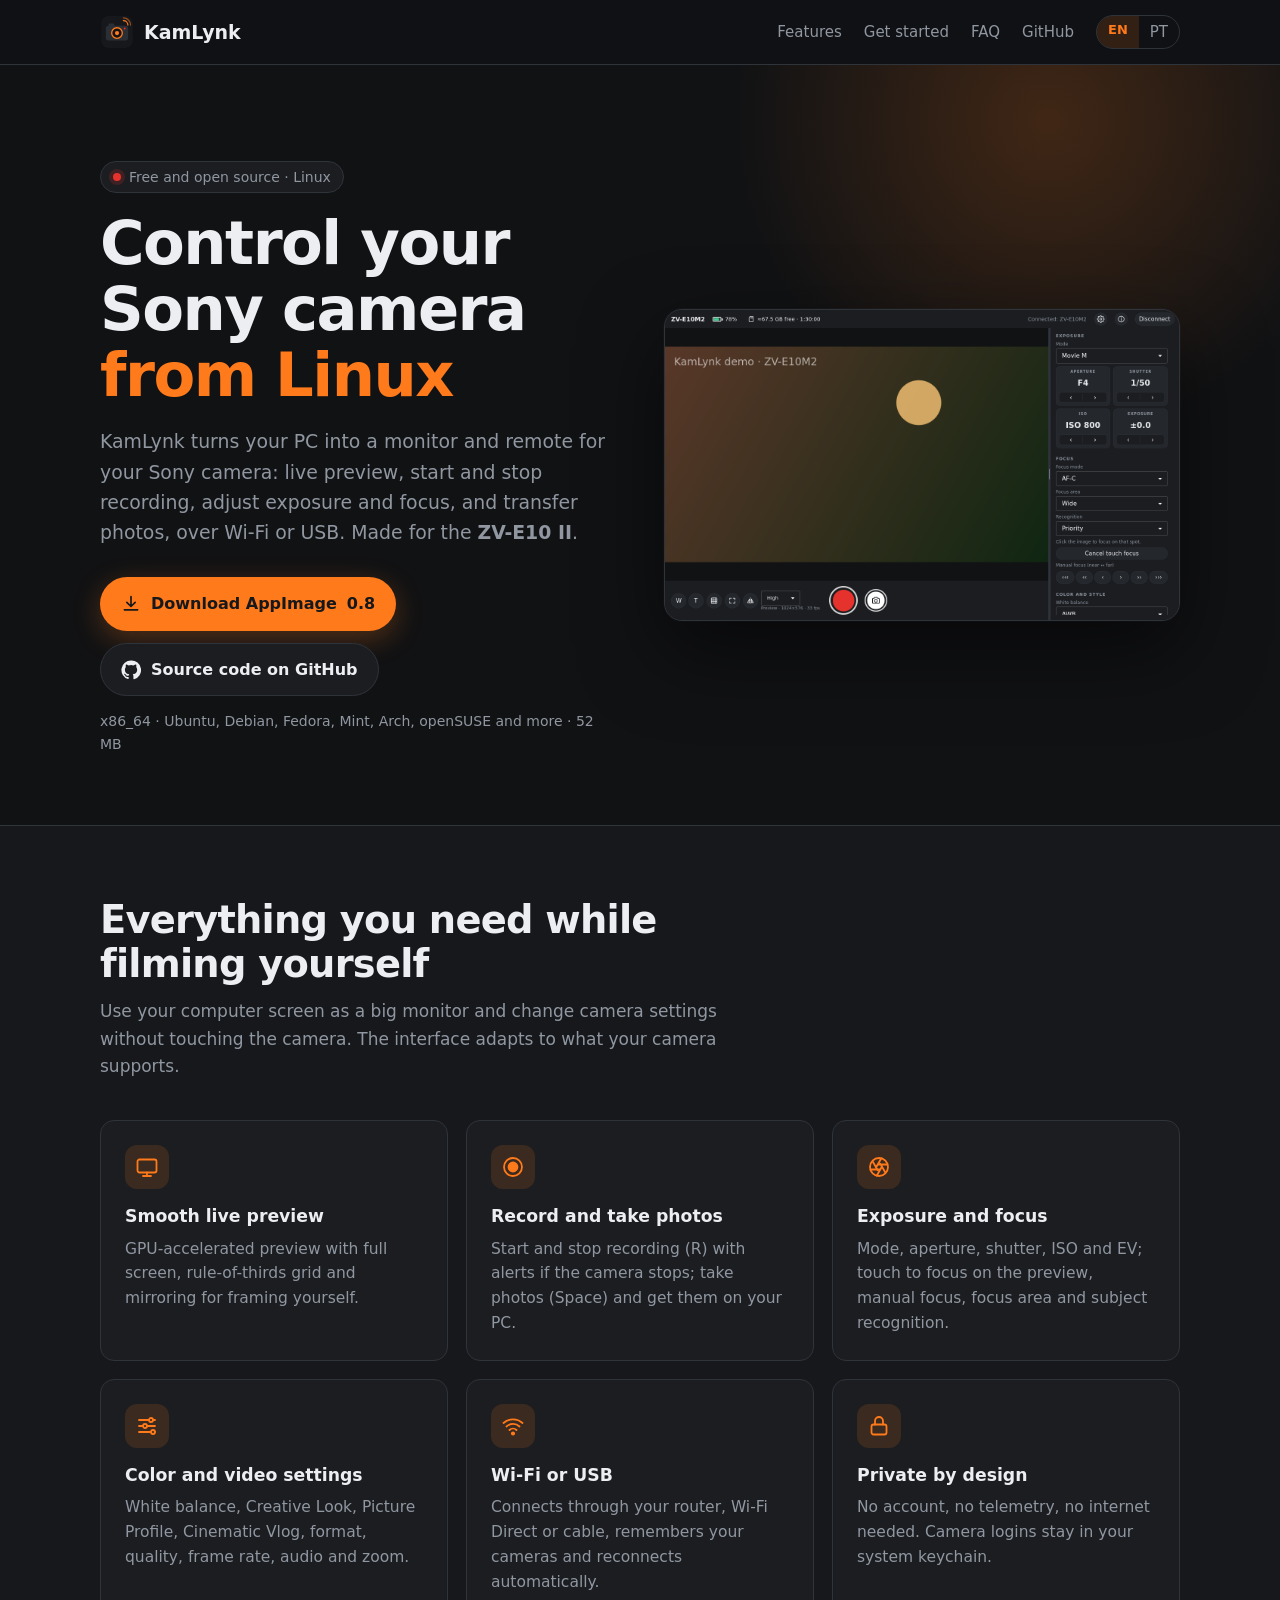
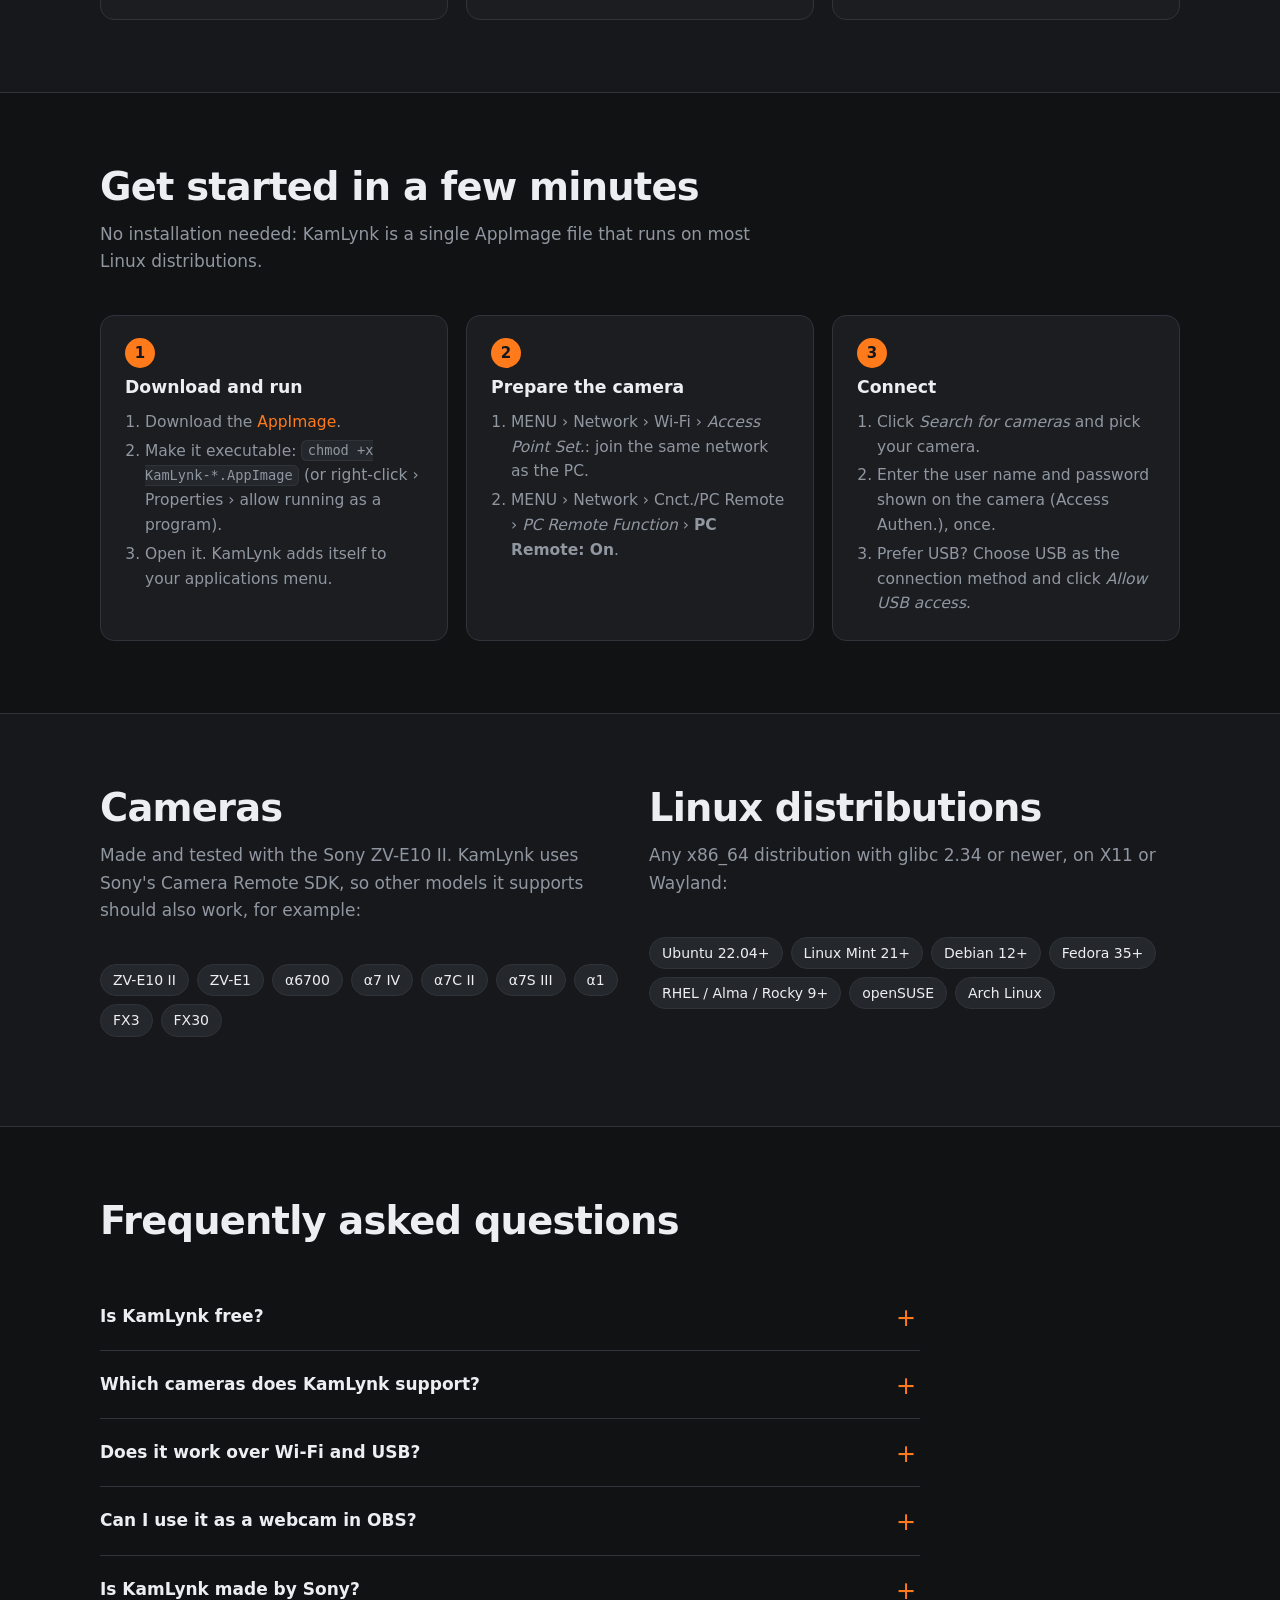
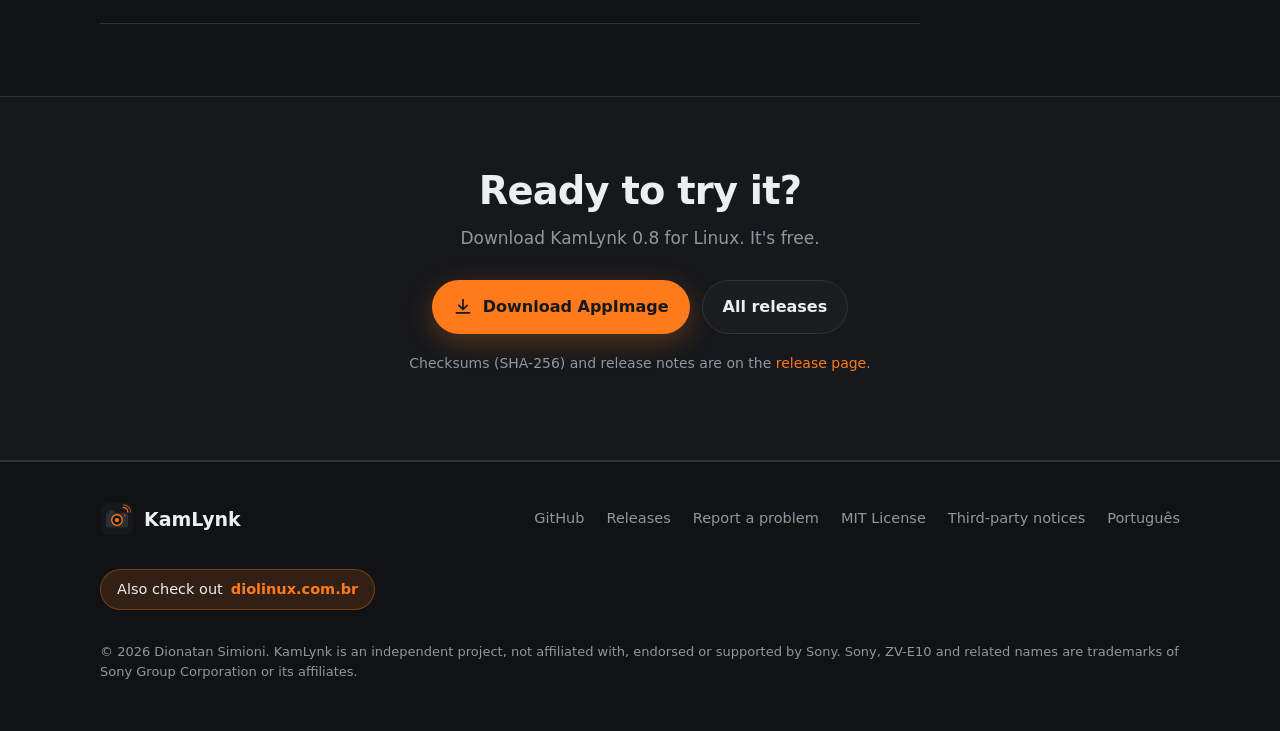
<file: docs/index.html>
<!doctype html>
<html lang="en">
<head>
<meta charset="utf-8">
<meta name="viewport" content="width=device-width, initial-scale=1">
<title>KamLynk: Sony camera remote control for Linux (ZV-E10 II)</title>
<meta name="description" content="Free, open-source app to control Sony cameras from Linux: live preview, recording, exposure, focus and photo transfer over Wi-Fi or USB. Made for the ZV-E10 II.">
<meta name="keywords" content="Sony camera remote Linux, ZV-E10 II Linux, Sony Camera Remote SDK, tethering Linux, camera remote control, vlog, AppImage">
<meta name="author" content="Dionatan Simioni">
<meta name="robots" content="index, follow">
<meta name="theme-color" content="#111214">
<link rel="canonical" href="https://dionatansimioni.github.io/KamLynk/">
<link rel="alternate" hreflang="en" href="https://dionatansimioni.github.io/KamLynk/">
<link rel="alternate" hreflang="pt-BR" href="https://dionatansimioni.github.io/KamLynk/pt/">
<link rel="alternate" hreflang="x-default" href="https://dionatansimioni.github.io/KamLynk/">
<link rel="icon" href="assets/logo.svg" type="image/svg+xml">
<link rel="icon" href="assets/favicon-32.png" sizes="32x32" type="image/png">
<link rel="apple-touch-icon" href="assets/apple-touch-icon.png">
<link rel="stylesheet" href="assets/style.css">

<meta property="og:type" content="website">
<meta property="og:site_name" content="KamLynk">
<meta property="og:title" content="KamLynk: Sony camera remote control for Linux">
<meta property="og:description" content="Live preview, recording, exposure, focus and photo transfer for the Sony ZV-E10 II and other Sony cameras, on Linux. Free and open source.">
<meta property="og:url" content="https://dionatansimioni.github.io/KamLynk/">
<meta property="og:image" content="https://dionatansimioni.github.io/KamLynk/assets/og-image.png">
<meta property="og:image:width" content="1200">
<meta property="og:image:height" content="630">
<meta property="og:image:alt" content="KamLynk app window showing a live camera preview and exposure controls">
<meta property="og:locale" content="en_US">
<meta property="og:locale:alternate" content="pt_BR">
<meta name="twitter:card" content="summary_large_image">
<meta name="twitter:title" content="KamLynk: Sony camera remote control for Linux">
<meta name="twitter:description" content="Control your Sony camera from Linux: live preview, recording, exposure, focus and photo transfer.">
<meta name="twitter:image" content="https://dionatansimioni.github.io/KamLynk/assets/og-image.png">

<script type="application/ld+json">
{
  "@context": "https://schema.org",
  "@type": "SoftwareApplication",
  "name": "KamLynk",
  "description": "Remote control for Sony cameras on Linux: live preview, recording, exposure, focus, zoom and photo transfer over Wi-Fi or USB.",
  "applicationCategory": "MultimediaApplication",
  "operatingSystem": "Linux (x86_64, glibc 2.34+)",
  "softwareVersion": "0.8",
  "url": "https://dionatansimioni.github.io/KamLynk/",
  "downloadUrl": "https://github.com/dionatansimioni/KamLynk/releases/latest",
  "screenshot": "https://dionatansimioni.github.io/KamLynk/screenshots/shoot.png",
  "image": "https://dionatansimioni.github.io/KamLynk/assets/og-image.png",
  "license": "https://opensource.org/licenses/MIT",
  "isAccessibleForFree": true,
  "inLanguage": ["en", "pt-BR"],
  "offers": { "@type": "Offer", "price": "0", "priceCurrency": "USD" },
  "author": { "@type": "Person", "name": "Dionatan Simioni", "url": "https://github.com/dionatansimioni" },
  "codeRepository": "https://github.com/dionatansimioni/KamLynk"
}
</script>
<script type="application/ld+json">
{
  "@context": "https://schema.org",
  "@type": "FAQPage",
  "mainEntity": [
    { "@type": "Question", "name": "Is KamLynk free?",
      "acceptedAnswer": { "@type": "Answer", "text": "Yes. KamLynk is free and open source under the MIT license." } },
    { "@type": "Question", "name": "Which cameras does KamLynk support?",
      "acceptedAnswer": { "@type": "Answer", "text": "It is made and tested with the Sony ZV-E10 II. It uses Sony's Camera Remote SDK, so other Sony cameras supported by the SDK should also work; the interface only shows the settings the connected camera reports." } },
    { "@type": "Question", "name": "Does KamLynk work over Wi-Fi and USB?",
      "acceptedAnswer": { "@type": "Answer", "text": "Yes. Wi-Fi through your router is recommended; Wi-Fi Direct and USB also work." } },
    { "@type": "Question", "name": "Is KamLynk made by Sony?",
      "acceptedAnswer": { "@type": "Answer", "text": "No. KamLynk is an independent project, not affiliated with, endorsed or supported by Sony." } }
  ]
}
</script>
</head>
<body>
<a class="skip-link" href="#main">Skip to content</a>

<header class="site-header">
  <div class="container">
    <a class="brand" href="./" aria-label="KamLynk home">
      <img src="assets/logo.svg" alt="" width="34" height="34">
      KamLynk
    </a>
    <nav class="nav" aria-label="Main">
      <a class="nav-link" href="#features">Features</a>
      <a class="nav-link" href="#get-started">Get started</a>
      <a class="nav-link" href="#faq">FAQ</a>
      <a class="nav-link" href="https://github.com/dionatansimioni/KamLynk">GitHub</a>
      <span class="lang-switch" aria-label="Language">
        <span aria-current="page">EN</span>
        <a href="pt/" hreflang="pt-BR" lang="pt-BR">PT</a>
      </span>
    </nav>
  </div>
</header>

<main id="main">
  <section class="hero">
    <div class="container">
      <div>
        <span class="eyebrow"><span class="dot" aria-hidden="true"></span> Free and open source · Linux</span>
        <h1>Control your Sony camera <span class="accent">from Linux</span></h1>
        <p class="lead">KamLynk turns your PC into a monitor and remote for your Sony camera: live preview, start and stop recording, adjust exposure and focus, and transfer photos, over Wi-Fi or USB. Made for the <strong>ZV-E10 II</strong>.</p>
        <div class="cta">
          <a class="btn btn-primary" data-download href="https://github.com/dionatansimioni/KamLynk/releases/download/v0.8/KamLynk-0.8-x86_64.AppImage">
            <svg viewBox="0 0 24 24" fill="none" stroke="currentColor" stroke-width="2" stroke-linecap="round" stroke-linejoin="round" aria-hidden="true"><path d="M12 3v12m0 0-5-5m5 5 5-5M4 19h16"/></svg>
            Download AppImage <span data-version>0.8</span>
          </a>
          <a class="btn btn-ghost" href="https://github.com/dionatansimioni/KamLynk">
            <svg viewBox="0 0 24 24" fill="currentColor" aria-hidden="true"><path d="M12 .5a11.5 11.5 0 0 0-3.64 22.41c.58.1.79-.25.79-.56v-2c-3.2.7-3.88-1.37-3.88-1.37-.53-1.33-1.29-1.69-1.29-1.69-1.05-.72.08-.7.08-.7 1.16.08 1.77 1.19 1.77 1.19 1.03 1.77 2.71 1.26 3.37.96.1-.75.4-1.26.73-1.55-2.56-.29-5.25-1.28-5.25-5.69 0-1.26.45-2.29 1.19-3.1-.12-.29-.52-1.46.11-3.05 0 0 .97-.31 3.17 1.18a11 11 0 0 1 5.77 0c2.2-1.49 3.17-1.18 3.17-1.18.63 1.59.23 2.76.11 3.05.74.81 1.19 1.84 1.19 3.1 0 4.42-2.7 5.4-5.27 5.68.41.36.78 1.06.78 2.14v3.17c0 .31.21.67.8.56A11.5 11.5 0 0 0 12 .5Z"/></svg>
            Source code on GitHub
          </a>
        </div>
        <p class="cta-note">x86_64 · Ubuntu, Debian, Fedora, Mint, Arch, openSUSE and more · <span data-size>52 MB</span></p>
      </div>
      <div class="shot">
        <img src="screenshots/shoot.png" width="1360" height="820" alt="KamLynk window: live preview from the camera, record and photo buttons, and exposure and focus settings on the side" fetchpriority="high">
      </div>
    </div>
  </section>

  <section id="features" class="alt">
    <div class="container">
      <div class="section-head">
        <h2>Everything you need while filming yourself</h2>
        <p>Use your computer screen as a big monitor and change camera settings without touching the camera. The interface adapts to what your camera supports.</p>
      </div>
      <div class="grid">
        <article class="card">
          <div class="icon"><svg viewBox="0 0 24 24" fill="none" stroke="currentColor" stroke-width="1.8" stroke-linecap="round" stroke-linejoin="round" aria-hidden="true"><rect x="2.5" y="4.5" width="19" height="13" rx="2"/><path d="M8 21h8M12 17.5V21"/></svg></div>
          <h3>Smooth live preview</h3>
          <p>GPU-accelerated preview with full screen, rule-of-thirds grid and mirroring for framing yourself.</p>
        </article>
        <article class="card">
          <div class="icon"><svg viewBox="0 0 24 24" fill="none" stroke="currentColor" stroke-width="1.8" aria-hidden="true"><circle cx="12" cy="12" r="9"/><circle cx="12" cy="12" r="4.5" fill="currentColor"/></svg></div>
          <h3>Record and take photos</h3>
          <p>Start and stop recording (R) with alerts if the camera stops; take photos (Space) and get them on your PC.</p>
        </article>
        <article class="card">
          <div class="icon"><svg viewBox="0 0 24 24" fill="none" stroke="currentColor" stroke-width="1.8" stroke-linecap="round" aria-hidden="true"><circle cx="12" cy="12" r="9"/><path d="m14.3 3.3-5 8.7M20.6 9.5h-10M18.3 17.5l-5-8.7M9.7 20.7l5-8.7M3.4 14.5h10M5.7 6.5l5 8.7"/></svg></div>
          <h3>Exposure and focus</h3>
          <p>Mode, aperture, shutter, ISO and EV; touch to focus on the preview, manual focus, focus area and subject recognition.</p>
        </article>
        <article class="card">
          <div class="icon"><svg viewBox="0 0 24 24" fill="none" stroke="currentColor" stroke-width="1.8" stroke-linecap="round" aria-hidden="true"><path d="M4 6h10M18 6h2M4 12h4M12 12h8M4 18h12M20 18h0"/><circle cx="16" cy="6" r="2"/><circle cx="10" cy="12" r="2"/><circle cx="18" cy="18" r="2"/></svg></div>
          <h3>Color and video settings</h3>
          <p>White balance, Creative Look, Picture Profile, Cinematic Vlog, format, quality, frame rate, audio and zoom.</p>
        </article>
        <article class="card">
          <div class="icon"><svg viewBox="0 0 24 24" fill="none" stroke="currentColor" stroke-width="1.8" stroke-linecap="round" aria-hidden="true"><path d="M2.5 9a14 14 0 0 1 19 0M5.5 12.5a9.5 9.5 0 0 1 13 0M8.5 16a5 5 0 0 1 7 0"/><circle cx="12" cy="19.5" r="1.2" fill="currentColor"/></svg></div>
          <h3>Wi-Fi or USB</h3>
          <p>Connects through your router, Wi-Fi Direct or cable, remembers your cameras and reconnects automatically.</p>
        </article>
        <article class="card">
          <div class="icon"><svg viewBox="0 0 24 24" fill="none" stroke="currentColor" stroke-width="1.8" stroke-linecap="round" aria-hidden="true"><rect x="4.5" y="10.5" width="15" height="10" rx="2"/><path d="M8 10.5V7a4 4 0 0 1 8 0v3.5"/></svg></div>
          <h3>Private by design</h3>
          <p>No account, no telemetry, no internet needed. Camera logins stay in your system keychain.</p>
        </article>
      </div>
    </div>
  </section>

  <section id="get-started">
    <div class="container">
      <div class="section-head">
        <h2>Get started in a few minutes</h2>
        <p>No installation needed: KamLynk is a single AppImage file that runs on most Linux distributions.</p>
      </div>
      <div class="steps">
        <article class="card step">
          <h3>Download and run</h3>
          <ol>
            <li>Download the <a data-download href="https://github.com/dionatansimioni/KamLynk/releases/download/v0.8/KamLynk-0.8-x86_64.AppImage">AppImage</a>.</li>
            <li>Make it executable: <code>chmod +x KamLynk-*.AppImage</code> (or right-click › Properties › allow running as a program).</li>
            <li>Open it. KamLynk adds itself to your applications menu.</li>
          </ol>
        </article>
        <article class="card step">
          <h3>Prepare the camera</h3>
          <ol>
            <li>MENU › Network › Wi-Fi › <em>Access Point Set.</em>: join the same network as the PC.</li>
            <li>MENU › Network › Cnct./PC Remote › <em>PC Remote Function</em> › <strong>PC Remote: On</strong>.</li>
          </ol>
        </article>
        <article class="card step">
          <h3>Connect</h3>
          <ol>
            <li>Click <em>Search for cameras</em> and pick your camera.</li>
            <li>Enter the user name and password shown on the camera (Access Authen.), once.</li>
            <li>Prefer USB? Choose USB as the connection method and click <em>Allow USB access</em>.</li>
          </ol>
        </article>
      </div>
    </div>
  </section>

  <section class="alt">
    <div class="container compat">
      <div>
        <div class="section-head">
          <h2>Cameras</h2>
          <p>Made and tested with the Sony ZV-E10 II. KamLynk uses Sony's Camera Remote SDK, so other models it supports should also work, for example:</p>
        </div>
        <ul class="tags" aria-label="Cameras">
          <li>ZV-E10 II</li><li>ZV-E1</li><li>α6700</li><li>α7 IV</li><li>α7C II</li><li>α7S III</li><li>α1</li><li>FX3</li><li>FX30</li>
        </ul>
      </div>
      <div>
        <div class="section-head">
          <h2>Linux distributions</h2>
          <p>Any x86_64 distribution with glibc 2.34 or newer, on X11 or Wayland:</p>
        </div>
        <ul class="tags" aria-label="Linux distributions">
          <li>Ubuntu 22.04+</li><li>Linux Mint 21+</li><li>Debian 12+</li><li>Fedora 35+</li><li>RHEL / Alma / Rocky 9+</li><li>openSUSE</li><li>Arch Linux</li>
        </ul>
      </div>
    </div>
  </section>

  <section id="faq">
    <div class="container">
      <div class="section-head"><h2>Frequently asked questions</h2></div>
      <div class="faq">
        <details>
          <summary>Is KamLynk free?</summary>
          <p>Yes. KamLynk is free and open source under the MIT license. The code is on <a href="https://github.com/dionatansimioni/KamLynk">GitHub</a>.</p>
        </details>
        <details>
          <summary>Which cameras does KamLynk support?</summary>
          <p>It is made and tested with the Sony ZV-E10 II. It uses Sony's Camera Remote SDK, so other Sony cameras supported by the SDK should also work; the interface only shows the settings the connected camera reports.</p>
        </details>
        <details>
          <summary>Does it work over Wi-Fi and USB?</summary>
          <p>Yes. Wi-Fi through your router is recommended; Wi-Fi Direct and USB also work. For USB, KamLynk installs a device rule once, asking for the administrator password.</p>
        </details>
        <details>
          <summary>Can I use it as a webcam in OBS?</summary>
          <p>Not yet. KamLynk is a remote and monitor for the camera; for streaming, an HDMI capture device gives the best quality.</p>
        </details>
        <details>
          <summary>Is KamLynk made by Sony?</summary>
          <p>No. KamLynk is an independent project, not affiliated with, endorsed or supported by Sony. On first start it shows the terms required by Sony's SDK (camera warranty and prohibited uses).</p>
        </details>
      </div>
    </div>
  </section>

  <section class="alt download-band">
    <div class="container">
      <div class="section-head">
        <h2>Ready to try it?</h2>
        <p>Download KamLynk <span data-version>0.8</span> for Linux. It's free.</p>
      </div>
      <div class="cta">
        <a class="btn btn-primary" data-download href="https://github.com/dionatansimioni/KamLynk/releases/download/v0.8/KamLynk-0.8-x86_64.AppImage">
          <svg viewBox="0 0 24 24" fill="none" stroke="currentColor" stroke-width="2" stroke-linecap="round" stroke-linejoin="round" aria-hidden="true"><path d="M12 3v12m0 0-5-5m5 5 5-5M4 19h16"/></svg>
          Download AppImage
        </a>
        <a class="btn btn-ghost" href="https://github.com/dionatansimioni/KamLynk/releases">All releases</a>
      </div>
      <p class="checksum">Checksums (SHA-256) and release notes are on the <a href="https://github.com/dionatansimioni/KamLynk/releases/latest">release page</a>.</p>
    </div>
  </section>
</main>

<footer class="site-footer">
  <div class="container">
    <div class="footer-top">
      <a class="brand" href="./"><img src="assets/logo.svg" alt="" width="34" height="34"> KamLynk</a>
      <ul class="footer-links">
        <li><a href="https://github.com/dionatansimioni/KamLynk">GitHub</a></li>
        <li><a href="https://github.com/dionatansimioni/KamLynk/releases">Releases</a></li>
        <li><a href="https://github.com/dionatansimioni/KamLynk/issues">Report a problem</a></li>
        <li><a href="https://github.com/dionatansimioni/KamLynk/blob/main/LICENSE">MIT License</a></li>
        <li><a href="https://github.com/dionatansimioni/KamLynk/blob/main/THIRD_PARTY_NOTICES.md">Third-party notices</a></li>
        <li><a href="pt/" hreflang="pt-BR" lang="pt-BR">Português</a></li>
      </ul>
    </div>
    <p><span class="also">Also check out <a href="https://diolinux.com.br" target="_blank" rel="noopener">diolinux.com.br</a></span></p>
    <p class="disclaimer">© 2026 Dionatan Simioni. KamLynk is an independent project, not affiliated with, endorsed or supported by Sony. Sony, ZV-E10 and related names are trademarks of Sony Group Corporation or its affiliates.</p>
  </div>
</footer>

<div id="lang-hint" class="lang-hint" role="status" lang="pt-BR">
  <span>Este site também está em <a href="pt/" hreflang="pt-BR">português</a>.</span>
  <button type="button" aria-label="Fechar">×</button>
</div>

<script src="assets/site.js" defer></script>
</body>
</html>
</file>
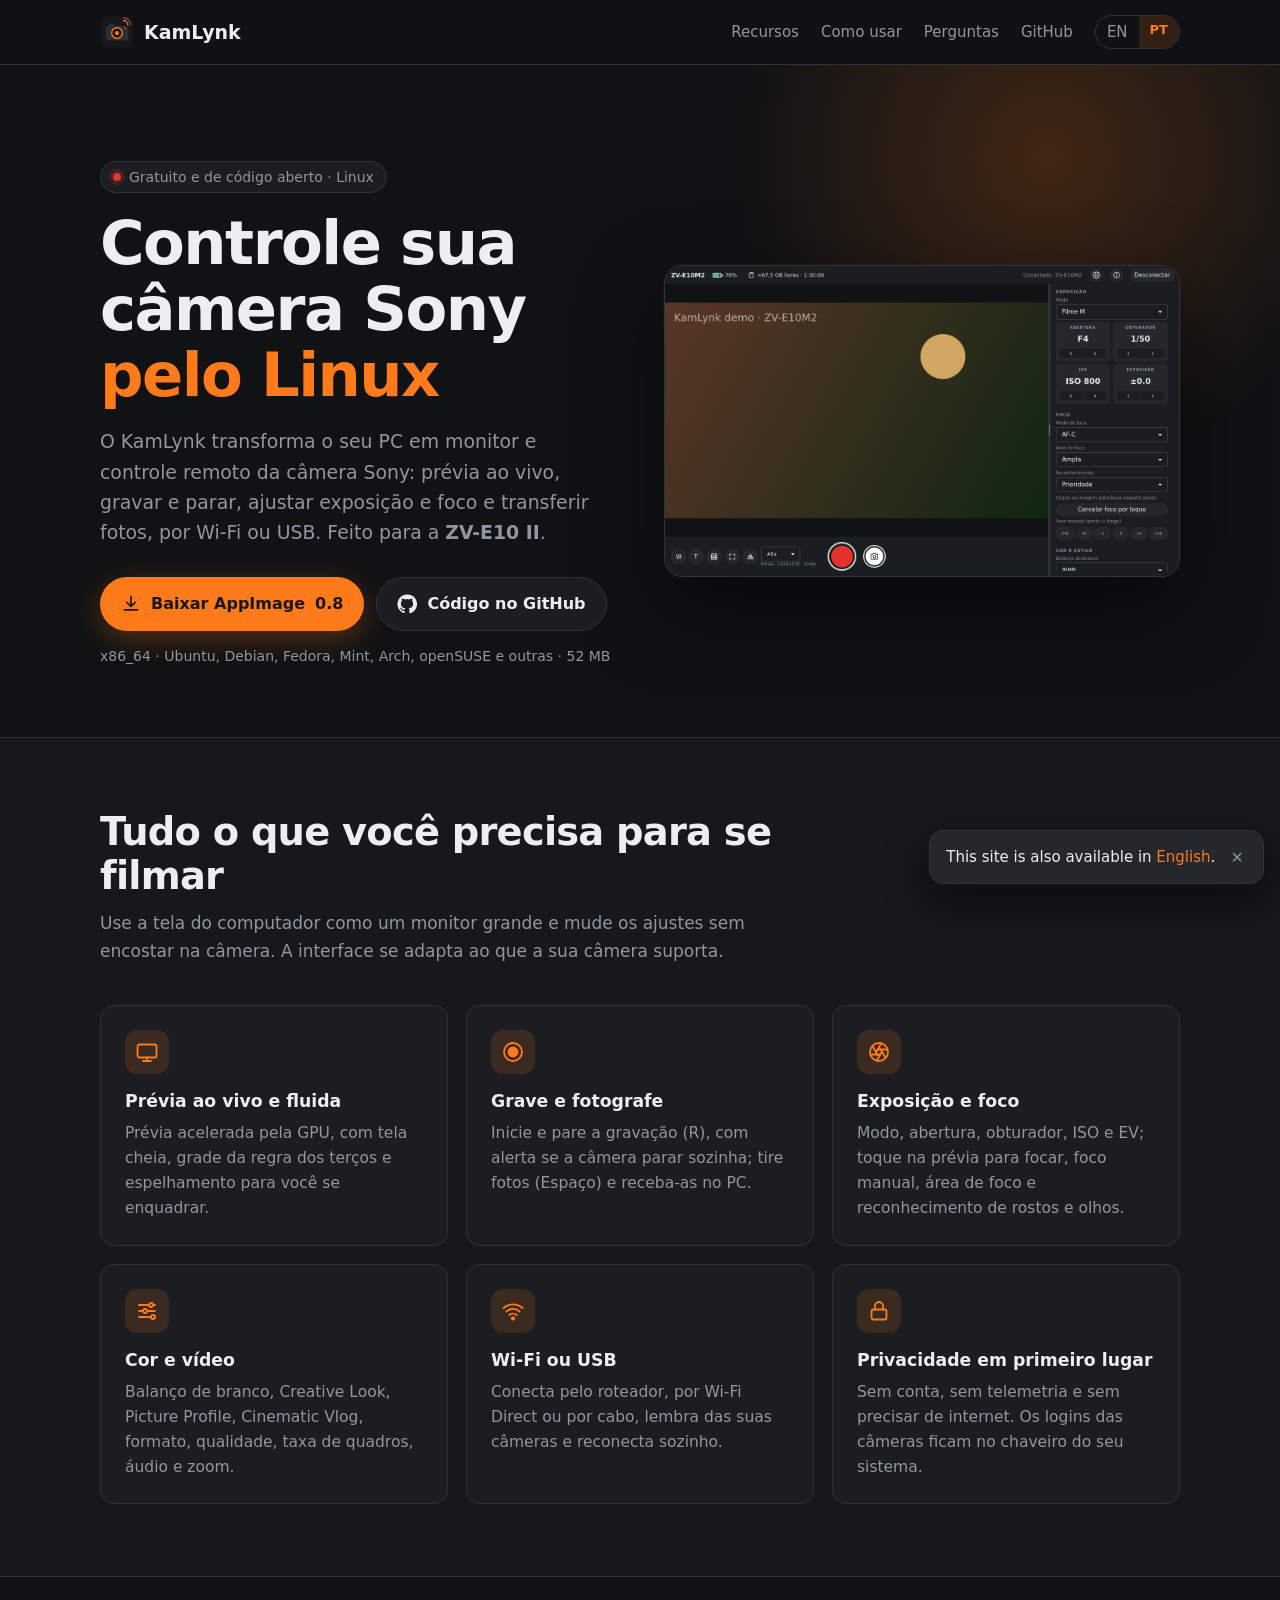
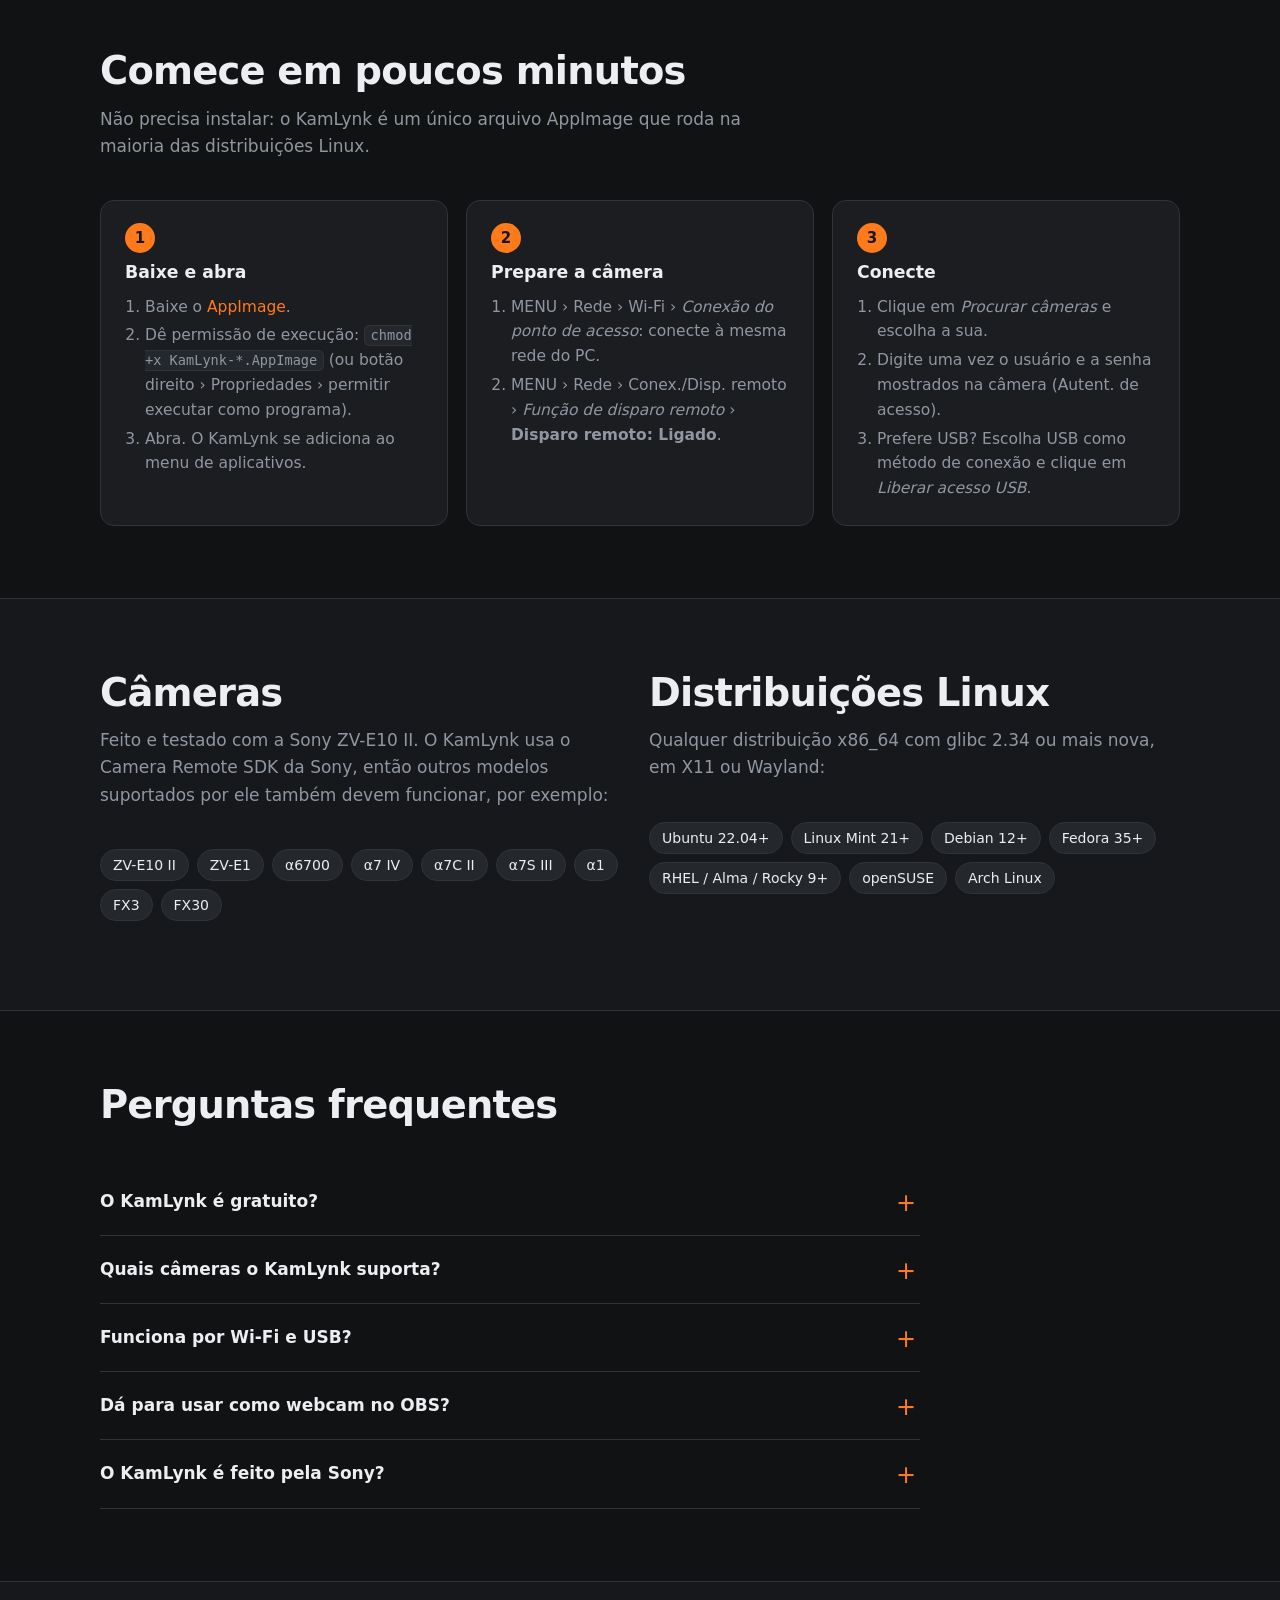
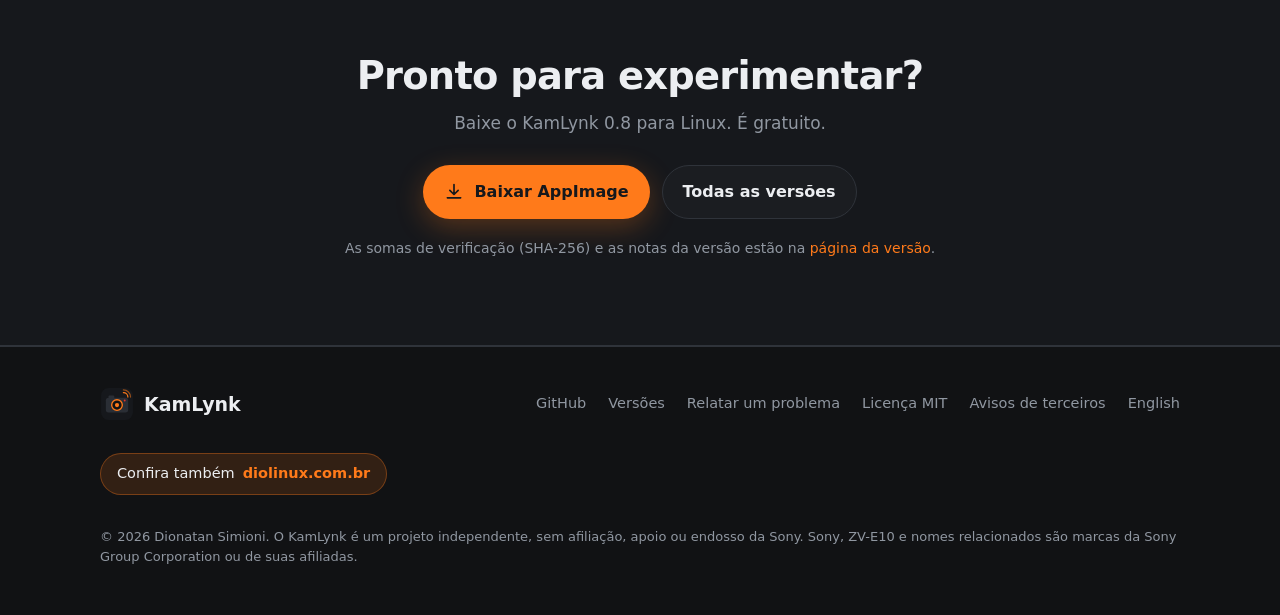
<file: docs/pt/index.html>
<!doctype html>
<html lang="pt-BR">
<head>
<meta charset="utf-8">
<meta name="viewport" content="width=device-width, initial-scale=1">
<title>KamLynk: controle remoto de câmeras Sony no Linux (ZV-E10 II)</title>
<meta name="description" content="App gratuito e livre para controlar câmeras Sony pelo Linux: prévia ao vivo, gravação, exposição, foco e fotos por Wi-Fi ou USB. Feito para a ZV-E10 II.">
<meta name="keywords" content="controle remoto câmera Sony Linux, ZV-E10 II Linux, Sony Camera Remote SDK, câmera no PC Linux, vlog, AppImage">
<meta name="author" content="Dionatan Simioni">
<meta name="robots" content="index, follow">
<meta name="theme-color" content="#111214">
<link rel="canonical" href="https://dionatansimioni.github.io/KamLynk/pt/">
<link rel="alternate" hreflang="en" href="https://dionatansimioni.github.io/KamLynk/">
<link rel="alternate" hreflang="pt-BR" href="https://dionatansimioni.github.io/KamLynk/pt/">
<link rel="alternate" hreflang="x-default" href="https://dionatansimioni.github.io/KamLynk/">
<link rel="icon" href="../assets/logo.svg" type="image/svg+xml">
<link rel="icon" href="../assets/favicon-32.png" sizes="32x32" type="image/png">
<link rel="apple-touch-icon" href="../assets/apple-touch-icon.png">
<link rel="stylesheet" href="../assets/style.css">

<meta property="og:type" content="website">
<meta property="og:site_name" content="KamLynk">
<meta property="og:title" content="KamLynk: controle remoto de câmeras Sony no Linux">
<meta property="og:description" content="Prévia ao vivo, gravação, exposição, foco e transferência de fotos para a Sony ZV-E10 II e outras câmeras Sony, no Linux. Gratuito e de código aberto.">
<meta property="og:url" content="https://dionatansimioni.github.io/KamLynk/pt/">
<meta property="og:image" content="https://dionatansimioni.github.io/KamLynk/assets/og-image-pt.png">
<meta property="og:image:width" content="1200">
<meta property="og:image:height" content="630">
<meta property="og:image:alt" content="Janela do KamLynk com a prévia ao vivo da câmera e os controles de exposição">
<meta property="og:locale" content="pt_BR">
<meta property="og:locale:alternate" content="en_US">
<meta name="twitter:card" content="summary_large_image">
<meta name="twitter:title" content="KamLynk: controle remoto de câmeras Sony no Linux">
<meta name="twitter:description" content="Controle sua câmera Sony pelo Linux: prévia ao vivo, gravação, exposição, foco e transferência de fotos.">
<meta name="twitter:image" content="https://dionatansimioni.github.io/KamLynk/assets/og-image-pt.png">

<script type="application/ld+json">
{
  "@context": "https://schema.org",
  "@type": "SoftwareApplication",
  "name": "KamLynk",
  "description": "Controle remoto para câmeras Sony no Linux: prévia ao vivo, gravação, exposição, foco, zoom e transferência de fotos por Wi-Fi ou USB.",
  "applicationCategory": "MultimediaApplication",
  "operatingSystem": "Linux (x86_64, glibc 2.34+)",
  "softwareVersion": "0.8",
  "url": "https://dionatansimioni.github.io/KamLynk/pt/",
  "downloadUrl": "https://github.com/dionatansimioni/KamLynk/releases/latest",
  "screenshot": "https://dionatansimioni.github.io/KamLynk/screenshots/shoot-pt.png",
  "image": "https://dionatansimioni.github.io/KamLynk/assets/og-image-pt.png",
  "license": "https://opensource.org/licenses/MIT",
  "isAccessibleForFree": true,
  "inLanguage": ["pt-BR", "en"],
  "offers": { "@type": "Offer", "price": "0", "priceCurrency": "BRL" },
  "author": { "@type": "Person", "name": "Dionatan Simioni", "url": "https://github.com/dionatansimioni" },
  "codeRepository": "https://github.com/dionatansimioni/KamLynk"
}
</script>
<script type="application/ld+json">
{
  "@context": "https://schema.org",
  "@type": "FAQPage",
  "mainEntity": [
    { "@type": "Question", "name": "O KamLynk é gratuito?",
      "acceptedAnswer": { "@type": "Answer", "text": "Sim. O KamLynk é gratuito e de código aberto, sob a licença MIT." } },
    { "@type": "Question", "name": "Quais câmeras o KamLynk suporta?",
      "acceptedAnswer": { "@type": "Answer", "text": "Ele é feito e testado com a Sony ZV-E10 II. Como usa o Camera Remote SDK da Sony, outras câmeras Sony suportadas pelo SDK também devem funcionar; a interface mostra só os ajustes que a câmera conectada informa." } },
    { "@type": "Question", "name": "O KamLynk funciona por Wi-Fi e USB?",
      "acceptedAnswer": { "@type": "Answer", "text": "Sim. O recomendado é Wi-Fi pelo roteador; Wi-Fi Direct e USB também funcionam." } },
    { "@type": "Question", "name": "O KamLynk é feito pela Sony?",
      "acceptedAnswer": { "@type": "Answer", "text": "Não. O KamLynk é um projeto independente, sem afiliação, apoio ou endosso da Sony." } }
  ]
}
</script>
</head>
<body>
<a class="skip-link" href="#main">Pular para o conteúdo</a>

<header class="site-header">
  <div class="container">
    <a class="brand" href="./" aria-label="Página inicial do KamLynk">
      <img src="../assets/logo.svg" alt="" width="34" height="34">
      KamLynk
    </a>
    <nav class="nav" aria-label="Principal">
      <a class="nav-link" href="#recursos">Recursos</a>
      <a class="nav-link" href="#comecar">Como usar</a>
      <a class="nav-link" href="#perguntas">Perguntas</a>
      <a class="nav-link" href="https://github.com/dionatansimioni/KamLynk">GitHub</a>
      <span class="lang-switch" aria-label="Idioma">
        <a href="../" hreflang="en" lang="en">EN</a>
        <span aria-current="page">PT</span>
      </span>
    </nav>
  </div>
</header>

<main id="main">
  <section class="hero">
    <div class="container">
      <div>
        <span class="eyebrow"><span class="dot" aria-hidden="true"></span> Gratuito e de código aberto · Linux</span>
        <h1>Controle sua câmera Sony <span class="accent">pelo Linux</span></h1>
        <p class="lead">O KamLynk transforma o seu PC em monitor e controle remoto da câmera Sony: prévia ao vivo, gravar e parar, ajustar exposição e foco e transferir fotos, por Wi-Fi ou USB. Feito para a <strong>ZV-E10 II</strong>.</p>
        <div class="cta">
          <a class="btn btn-primary" data-download href="https://github.com/dionatansimioni/KamLynk/releases/download/v0.8/KamLynk-0.8-x86_64.AppImage">
            <svg viewBox="0 0 24 24" fill="none" stroke="currentColor" stroke-width="2" stroke-linecap="round" stroke-linejoin="round" aria-hidden="true"><path d="M12 3v12m0 0-5-5m5 5 5-5M4 19h16"/></svg>
            Baixar AppImage <span data-version>0.8</span>
          </a>
          <a class="btn btn-ghost" href="https://github.com/dionatansimioni/KamLynk">
            <svg viewBox="0 0 24 24" fill="currentColor" aria-hidden="true"><path d="M12 .5a11.5 11.5 0 0 0-3.64 22.41c.58.1.79-.25.79-.56v-2c-3.2.7-3.88-1.37-3.88-1.37-.53-1.33-1.29-1.69-1.29-1.69-1.05-.72.08-.7.08-.7 1.16.08 1.77 1.19 1.77 1.19 1.03 1.77 2.71 1.26 3.37.96.1-.75.4-1.26.73-1.55-2.56-.29-5.25-1.28-5.25-5.69 0-1.26.45-2.29 1.19-3.1-.12-.29-.52-1.46.11-3.05 0 0 .97-.31 3.17 1.18a11 11 0 0 1 5.77 0c2.2-1.49 3.17-1.18 3.17-1.18.63 1.59.23 2.76.11 3.05.74.81 1.19 1.84 1.19 3.1 0 4.42-2.7 5.4-5.27 5.68.41.36.78 1.06.78 2.14v3.17c0 .31.21.67.8.56A11.5 11.5 0 0 0 12 .5Z"/></svg>
            Código no GitHub
          </a>
        </div>
        <p class="cta-note">x86_64 · Ubuntu, Debian, Fedora, Mint, Arch, openSUSE e outras · <span data-size>52 MB</span></p>
      </div>
      <div class="shot">
        <img src="../screenshots/shoot-pt.png" width="1360" height="820" alt="Janela do KamLynk: prévia ao vivo da câmera, botões de gravar e fotografar e ajustes de exposição e foco ao lado" fetchpriority="high">
      </div>
    </div>
  </section>

  <section id="recursos" class="alt">
    <div class="container">
      <div class="section-head">
        <h2>Tudo o que você precisa para se filmar</h2>
        <p>Use a tela do computador como um monitor grande e mude os ajustes sem encostar na câmera. A interface se adapta ao que a sua câmera suporta.</p>
      </div>
      <div class="grid">
        <article class="card">
          <div class="icon"><svg viewBox="0 0 24 24" fill="none" stroke="currentColor" stroke-width="1.8" stroke-linecap="round" stroke-linejoin="round" aria-hidden="true"><rect x="2.5" y="4.5" width="19" height="13" rx="2"/><path d="M8 21h8M12 17.5V21"/></svg></div>
          <h3>Prévia ao vivo e fluida</h3>
          <p>Prévia acelerada pela GPU, com tela cheia, grade da regra dos terços e espelhamento para você se enquadrar.</p>
        </article>
        <article class="card">
          <div class="icon"><svg viewBox="0 0 24 24" fill="none" stroke="currentColor" stroke-width="1.8" aria-hidden="true"><circle cx="12" cy="12" r="9"/><circle cx="12" cy="12" r="4.5" fill="currentColor"/></svg></div>
          <h3>Grave e fotografe</h3>
          <p>Inicie e pare a gravação (R), com alerta se a câmera parar sozinha; tire fotos (Espaço) e receba-as no PC.</p>
        </article>
        <article class="card">
          <div class="icon"><svg viewBox="0 0 24 24" fill="none" stroke="currentColor" stroke-width="1.8" stroke-linecap="round" aria-hidden="true"><circle cx="12" cy="12" r="9"/><path d="m14.3 3.3-5 8.7M20.6 9.5h-10M18.3 17.5l-5-8.7M9.7 20.7l5-8.7M3.4 14.5h10M5.7 6.5l5 8.7"/></svg></div>
          <h3>Exposição e foco</h3>
          <p>Modo, abertura, obturador, ISO e EV; toque na prévia para focar, foco manual, área de foco e reconhecimento de rostos e olhos.</p>
        </article>
        <article class="card">
          <div class="icon"><svg viewBox="0 0 24 24" fill="none" stroke="currentColor" stroke-width="1.8" stroke-linecap="round" aria-hidden="true"><path d="M4 6h10M18 6h2M4 12h4M12 12h8M4 18h12M20 18h0"/><circle cx="16" cy="6" r="2"/><circle cx="10" cy="12" r="2"/><circle cx="18" cy="18" r="2"/></svg></div>
          <h3>Cor e vídeo</h3>
          <p>Balanço de branco, Creative Look, Picture Profile, Cinematic Vlog, formato, qualidade, taxa de quadros, áudio e zoom.</p>
        </article>
        <article class="card">
          <div class="icon"><svg viewBox="0 0 24 24" fill="none" stroke="currentColor" stroke-width="1.8" stroke-linecap="round" aria-hidden="true"><path d="M2.5 9a14 14 0 0 1 19 0M5.5 12.5a9.5 9.5 0 0 1 13 0M8.5 16a5 5 0 0 1 7 0"/><circle cx="12" cy="19.5" r="1.2" fill="currentColor"/></svg></div>
          <h3>Wi-Fi ou USB</h3>
          <p>Conecta pelo roteador, por Wi-Fi Direct ou por cabo, lembra das suas câmeras e reconecta sozinho.</p>
        </article>
        <article class="card">
          <div class="icon"><svg viewBox="0 0 24 24" fill="none" stroke="currentColor" stroke-width="1.8" stroke-linecap="round" aria-hidden="true"><rect x="4.5" y="10.5" width="15" height="10" rx="2"/><path d="M8 10.5V7a4 4 0 0 1 8 0v3.5"/></svg></div>
          <h3>Privacidade em primeiro lugar</h3>
          <p>Sem conta, sem telemetria e sem precisar de internet. Os logins das câmeras ficam no chaveiro do seu sistema.</p>
        </article>
      </div>
    </div>
  </section>

  <section id="comecar">
    <div class="container">
      <div class="section-head">
        <h2>Comece em poucos minutos</h2>
        <p>Não precisa instalar: o KamLynk é um único arquivo AppImage que roda na maioria das distribuições Linux.</p>
      </div>
      <div class="steps">
        <article class="card step">
          <h3>Baixe e abra</h3>
          <ol>
            <li>Baixe o <a data-download href="https://github.com/dionatansimioni/KamLynk/releases/download/v0.8/KamLynk-0.8-x86_64.AppImage">AppImage</a>.</li>
            <li>Dê permissão de execução: <code>chmod +x KamLynk-*.AppImage</code> (ou botão direito › Propriedades › permitir executar como programa).</li>
            <li>Abra. O KamLynk se adiciona ao menu de aplicativos.</li>
          </ol>
        </article>
        <article class="card step">
          <h3>Prepare a câmera</h3>
          <ol>
            <li>MENU › Rede › Wi-Fi › <em>Conexão do ponto de acesso</em>: conecte à mesma rede do PC.</li>
            <li>MENU › Rede › Conex./Disp. remoto › <em>Função de disparo remoto</em> › <strong>Disparo remoto: Ligado</strong>.</li>
          </ol>
        </article>
        <article class="card step">
          <h3>Conecte</h3>
          <ol>
            <li>Clique em <em>Procurar câmeras</em> e escolha a sua.</li>
            <li>Digite uma vez o usuário e a senha mostrados na câmera (Autent. de acesso).</li>
            <li>Prefere USB? Escolha USB como método de conexão e clique em <em>Liberar acesso USB</em>.</li>
          </ol>
        </article>
      </div>
    </div>
  </section>

  <section class="alt">
    <div class="container compat">
      <div>
        <div class="section-head">
          <h2>Câmeras</h2>
          <p>Feito e testado com a Sony ZV-E10 II. O KamLynk usa o Camera Remote SDK da Sony, então outros modelos suportados por ele também devem funcionar, por exemplo:</p>
        </div>
        <ul class="tags" aria-label="Câmeras">
          <li>ZV-E10 II</li><li>ZV-E1</li><li>α6700</li><li>α7 IV</li><li>α7C II</li><li>α7S III</li><li>α1</li><li>FX3</li><li>FX30</li>
        </ul>
      </div>
      <div>
        <div class="section-head">
          <h2>Distribuições Linux</h2>
          <p>Qualquer distribuição x86_64 com glibc 2.34 ou mais nova, em X11 ou Wayland:</p>
        </div>
        <ul class="tags" aria-label="Distribuições Linux">
          <li>Ubuntu 22.04+</li><li>Linux Mint 21+</li><li>Debian 12+</li><li>Fedora 35+</li><li>RHEL / Alma / Rocky 9+</li><li>openSUSE</li><li>Arch Linux</li>
        </ul>
      </div>
    </div>
  </section>

  <section id="perguntas">
    <div class="container">
      <div class="section-head"><h2>Perguntas frequentes</h2></div>
      <div class="faq">
        <details>
          <summary>O KamLynk é gratuito?</summary>
          <p>Sim. O KamLynk é gratuito e de código aberto, sob a licença MIT. O código está no <a href="https://github.com/dionatansimioni/KamLynk">GitHub</a>.</p>
        </details>
        <details>
          <summary>Quais câmeras o KamLynk suporta?</summary>
          <p>Ele é feito e testado com a Sony ZV-E10 II. Como usa o Camera Remote SDK da Sony, outras câmeras Sony suportadas pelo SDK também devem funcionar; a interface mostra só os ajustes que a câmera conectada informa.</p>
        </details>
        <details>
          <summary>Funciona por Wi-Fi e USB?</summary>
          <p>Sim. O recomendado é Wi-Fi pelo roteador; Wi-Fi Direct e USB também funcionam. Para USB, o KamLynk instala uma regra de dispositivo uma única vez, pedindo a senha de administrador.</p>
        </details>
        <details>
          <summary>Dá para usar como webcam no OBS?</summary>
          <p>Ainda não. O KamLynk é um controle remoto e monitor da câmera; para transmissões, uma placa de captura HDMI oferece a melhor qualidade.</p>
        </details>
        <details>
          <summary>O KamLynk é feito pela Sony?</summary>
          <p>Não. O KamLynk é um projeto independente, sem afiliação, apoio ou endosso da Sony. Na primeira execução ele mostra os termos exigidos pelo SDK da Sony (garantia da câmera e usos proibidos).</p>
        </details>
      </div>
    </div>
  </section>

  <section class="alt download-band">
    <div class="container">
      <div class="section-head">
        <h2>Pronto para experimentar?</h2>
        <p>Baixe o KamLynk <span data-version>0.8</span> para Linux. É gratuito.</p>
      </div>
      <div class="cta">
        <a class="btn btn-primary" data-download href="https://github.com/dionatansimioni/KamLynk/releases/download/v0.8/KamLynk-0.8-x86_64.AppImage">
          <svg viewBox="0 0 24 24" fill="none" stroke="currentColor" stroke-width="2" stroke-linecap="round" stroke-linejoin="round" aria-hidden="true"><path d="M12 3v12m0 0-5-5m5 5 5-5M4 19h16"/></svg>
          Baixar AppImage
        </a>
        <a class="btn btn-ghost" href="https://github.com/dionatansimioni/KamLynk/releases">Todas as versões</a>
      </div>
      <p class="checksum">As somas de verificação (SHA-256) e as notas da versão estão na <a href="https://github.com/dionatansimioni/KamLynk/releases/latest">página da versão</a>.</p>
    </div>
  </section>
</main>

<footer class="site-footer">
  <div class="container">
    <div class="footer-top">
      <a class="brand" href="./"><img src="../assets/logo.svg" alt="" width="34" height="34"> KamLynk</a>
      <ul class="footer-links">
        <li><a href="https://github.com/dionatansimioni/KamLynk">GitHub</a></li>
        <li><a href="https://github.com/dionatansimioni/KamLynk/releases">Versões</a></li>
        <li><a href="https://github.com/dionatansimioni/KamLynk/issues">Relatar um problema</a></li>
        <li><a href="https://github.com/dionatansimioni/KamLynk/blob/main/LICENSE">Licença MIT</a></li>
        <li><a href="https://github.com/dionatansimioni/KamLynk/blob/main/THIRD_PARTY_NOTICES.md">Avisos de terceiros</a></li>
        <li><a href="../" hreflang="en" lang="en">English</a></li>
      </ul>
    </div>
    <p><span class="also">Confira também <a href="https://diolinux.com.br" target="_blank" rel="noopener">diolinux.com.br</a></span></p>
    <p class="disclaimer">© 2026 Dionatan Simioni. O KamLynk é um projeto independente, sem afiliação, apoio ou endosso da Sony. Sony, ZV-E10 e nomes relacionados são marcas da Sony Group Corporation ou de suas afiliadas.</p>
  </div>
</footer>

<div id="lang-hint" class="lang-hint" role="status" lang="en">
  <span>This site is also available in <a href="../" hreflang="en">English</a>.</span>
  <button type="button" aria-label="Close">×</button>
</div>

<script src="../assets/site.js" defer></script>
</body>
</html>
</file>
<file: docs/assets/style.css>
/* KamLynk website — colors from the app logo and theme (qml/Theme.qml). */
:root {
    --bg: #111214;
    --bg-alt: #16181c;
    --panel: #1b1d21;
    --panel-raised: #24272c;
    --border: #2f333a;
    --text: #eceef1;
    --text-dim: #9097a1;
    --accent: #ff7a1a;
    --accent-strong: #ff8c3a;
    --accent-soft: rgba(255, 122, 26, 0.14);
    --record: #e5322d;
    --radius: 14px;
    --max: 1120px;
    color-scheme: dark;
}

*, *::before, *::after { box-sizing: border-box; }

html { scroll-behavior: smooth; -webkit-text-size-adjust: 100%; }

body {
    margin: 0;
    background: var(--bg);
    color: var(--text);
    font-family: Inter, ui-sans-serif, system-ui, -apple-system, "Segoe UI", Roboto, "Noto Sans",
                 Ubuntu, Cantarell, "Helvetica Neue", Arial, sans-serif;
    font-size: 17px;
    line-height: 1.6;
}

img { max-width: 100%; height: auto; display: block; }

a { color: var(--accent); text-decoration: none; }
a:hover { color: var(--accent-strong); text-decoration: underline; }
a:focus-visible, button:focus-visible { outline: 2px solid var(--accent); outline-offset: 3px; border-radius: 6px; }

code {
    font-family: ui-monospace, "DejaVu Sans Mono", Menlo, Consolas, monospace;
    font-size: 0.88em;
    background: var(--panel-raised);
    border: 1px solid var(--border);
    border-radius: 6px;
    padding: 0.1em 0.4em;
}

.container { width: 100%; max-width: var(--max); margin: 0 auto; padding: 0 20px; }

.skip-link {
    position: absolute; left: -999px; top: 8px;
    background: var(--accent); color: #111; padding: 8px 14px; border-radius: 8px; z-index: 100;
}
.skip-link:focus { left: 8px; }

/* Header */
.site-header {
    position: sticky; top: 0; z-index: 50;
    background: rgba(17, 18, 20, 0.85);
    backdrop-filter: saturate(150%) blur(12px);
    -webkit-backdrop-filter: saturate(150%) blur(12px);
    border-bottom: 1px solid var(--border);
}
.site-header .container { display: flex; align-items: center; gap: 24px; height: 64px; }
.brand { display: flex; align-items: center; gap: 10px; color: var(--text); font-weight: 700; font-size: 19px; }
.brand:hover { color: var(--text); text-decoration: none; }
.brand img { width: 34px; height: 34px; }
.nav { display: flex; align-items: center; gap: 22px; margin-left: auto; }
.nav a { color: var(--text-dim); font-size: 15px; }
.nav a:hover { color: var(--text); text-decoration: none; }
.lang-switch {
    display: inline-flex; border: 1px solid var(--border); border-radius: 999px; overflow: hidden; font-size: 13px;
}
.lang-switch a, .lang-switch span { padding: 4px 11px; color: var(--text-dim); }
.lang-switch [aria-current] { background: var(--accent-soft); color: var(--accent); font-weight: 600; }
.lang-switch a:hover { color: var(--text); text-decoration: none; }

/* Buttons */
.btn {
    display: inline-flex; align-items: center; justify-content: center; gap: 10px;
    padding: 13px 20px; border-radius: 999px; font-weight: 600; font-size: 16px;
    border: 1px solid transparent; transition: transform 0.12s ease, background 0.12s ease, border-color 0.12s ease;
}
.btn:hover { text-decoration: none; transform: translateY(-1px); }
.btn svg { width: 20px; height: 20px; flex: none; }
.btn-primary { background: var(--accent); color: #16181c; box-shadow: 0 8px 28px rgba(255, 122, 26, 0.28); }
.btn-primary:hover { background: var(--accent-strong); color: #16181c; }
.btn-ghost { border-color: var(--border); color: var(--text); background: var(--panel); }
.btn-ghost:hover { border-color: #454a53; color: var(--text); }

/* Hero */
.hero { position: relative; overflow: hidden; padding: 72px 0 40px; }
.hero::before {
    content: ""; position: absolute; inset: -40% -10% auto auto; width: 720px; height: 720px;
    background: radial-gradient(circle, rgba(255, 122, 26, 0.20), transparent 62%);
    pointer-events: none;
}
.hero .container { position: relative; display: grid; grid-template-columns: 1fr; gap: 48px; }
.eyebrow {
    display: inline-flex; align-items: center; gap: 8px; font-size: 14px; color: var(--text-dim);
    border: 1px solid var(--border); border-radius: 999px; padding: 4px 12px; background: var(--panel);
}
.eyebrow .dot { width: 8px; height: 8px; border-radius: 50%; background: var(--record); box-shadow: 0 0 0 4px rgba(229, 50, 45, 0.18); }
.hero h1 {
    font-size: clamp(2.2rem, 5.4vw, 3.8rem); line-height: 1.08; letter-spacing: -0.025em;
    margin: 18px 0 18px; max-width: 16ch;
}
.hero h1 .accent { color: var(--accent); }
.hero .lead { font-size: 1.18rem; color: var(--text-dim); max-width: 58ch; margin: 0 0 30px; }
.cta { display: flex; flex-wrap: wrap; gap: 12px; align-items: center; }
.cta .btn { white-space: nowrap; }
.cta-note { margin-top: 14px; font-size: 14px; color: var(--text-dim); }
.shot {
    border-radius: 18px; overflow: hidden; border: 1px solid var(--border);
    box-shadow: 0 30px 80px rgba(0, 0, 0, 0.55), 0 0 0 1px rgba(255, 255, 255, 0.02);
    background: var(--panel);
}

/* Sections */
section { padding: 72px 0; }
section.alt { background: var(--bg-alt); border-top: 1px solid var(--border); border-bottom: 1px solid var(--border); }
.section-head { max-width: 680px; margin-bottom: 40px; }
.section-head h2 { font-size: clamp(1.7rem, 3.4vw, 2.4rem); line-height: 1.15; letter-spacing: -0.02em; margin: 0 0 12px; }
.section-head p { color: var(--text-dim); margin: 0; }

.grid { display: grid; gap: 18px; grid-template-columns: repeat(auto-fit, minmax(250px, 1fr)); }
.card {
    background: var(--panel); border: 1px solid var(--border); border-radius: var(--radius); padding: 24px;
}
.card h3 { margin: 14px 0 6px; font-size: 1.08rem; }
.card p { margin: 0; color: var(--text-dim); font-size: 15.5px; }
.icon {
    width: 44px; height: 44px; border-radius: 12px; display: grid; place-items: center;
    background: var(--accent-soft); color: var(--accent);
}
.icon svg { width: 24px; height: 24px; }

.steps { counter-reset: step; display: grid; gap: 18px; grid-template-columns: repeat(auto-fit, minmax(280px, 1fr)); }
.step { position: relative; padding-top: 58px; }
.step::before {
    counter-increment: step; content: counter(step);
    position: absolute; top: 22px; left: 24px; width: 30px; height: 30px; border-radius: 50%;
    display: grid; place-items: center; font-weight: 700; font-size: 15px; background: var(--accent); color: #16181c;
}
.step h3 { margin-top: 0; }
.step ol, .step ul { margin: 8px 0 0; padding-left: 20px; color: var(--text-dim); font-size: 15.5px; }
.step li + li { margin-top: 4px; }

.compat { display: grid; gap: 18px; grid-template-columns: repeat(auto-fit, minmax(300px, 1fr)); }
.tags { display: flex; flex-wrap: wrap; gap: 8px; margin-top: 14px; padding: 0; list-style: none; }
.tags li {
    font-size: 14px; padding: 4px 12px; border-radius: 999px; border: 1px solid var(--border);
    background: var(--panel-raised); color: var(--text);
}

/* FAQ */
.faq { max-width: 820px; }
.faq details { border-bottom: 1px solid var(--border); padding: 4px 0; }
.faq summary {
    cursor: pointer; list-style: none; font-weight: 600; padding: 16px 32px 16px 0; position: relative;
}
.faq summary::-webkit-details-marker { display: none; }
.faq summary::after {
    content: "+"; position: absolute; right: 4px; top: 12px; font-size: 24px; color: var(--accent); font-weight: 400;
}
.faq details[open] summary::after { content: "−"; }
.faq details p { margin: 0 0 18px; color: var(--text-dim); }

/* Download band */
.download-band { text-align: center; }
.download-band .section-head { margin: 0 auto 28px; }
.download-band .cta { justify-content: center; }
.checksum { font-size: 14px; color: var(--text-dim); margin-top: 18px; }

/* Footer */
.site-footer { border-top: 1px solid var(--border); padding: 40px 0 48px; color: var(--text-dim); font-size: 14.5px; }
.site-footer .container { display: grid; gap: 18px; }
.footer-top { display: flex; flex-wrap: wrap; gap: 14px 28px; align-items: center; justify-content: space-between; }
.footer-links { display: flex; flex-wrap: wrap; gap: 10px 22px; margin: 0; padding: 0; list-style: none; }
.footer-links a { color: var(--text-dim); }
.footer-links a:hover { color: var(--text); }
.also {
    display: inline-flex; align-items: center; gap: 8px; padding: 8px 16px; border-radius: 999px;
    background: var(--accent-soft); color: var(--text); border: 1px solid rgba(255, 122, 26, 0.35);
}
.also a { font-weight: 700; }
.disclaimer { margin: 0; font-size: 13px; line-height: 1.55; }

/* Language suggestion */
.lang-hint {
    display: none; position: fixed; right: 16px; bottom: 16px; z-index: 60; max-width: 340px;
    background: var(--panel-raised); border: 1px solid var(--border); border-radius: var(--radius);
    padding: 14px 16px; box-shadow: 0 16px 40px rgba(0, 0, 0, 0.5); font-size: 15px;
}
.lang-hint.show { display: flex; gap: 12px; align-items: center; }
.lang-hint button {
    background: none; border: 0; color: var(--text-dim); font-size: 20px; cursor: pointer; padding: 0 4px; line-height: 1;
}

@media (min-width: 960px) {
    .hero { padding: 96px 0 56px; }
    .hero .container { grid-template-columns: 1fr 1fr; align-items: center; }
    .grid { grid-template-columns: repeat(3, 1fr); }
}

@media (max-width: 720px) {
    body { font-size: 16px; }
    .nav .nav-link { display: none; }
    .site-header .container { gap: 12px; }
    section { padding: 56px 0; }
    .hero { padding-top: 48px; }
    .btn { width: 100%; }
    .cta { flex-direction: column; align-items: stretch; }
}

@media (prefers-reduced-motion: reduce) {
    html { scroll-behavior: auto; }
    .btn { transition: none; }
    .btn:hover { transform: none; }
}
</file>
